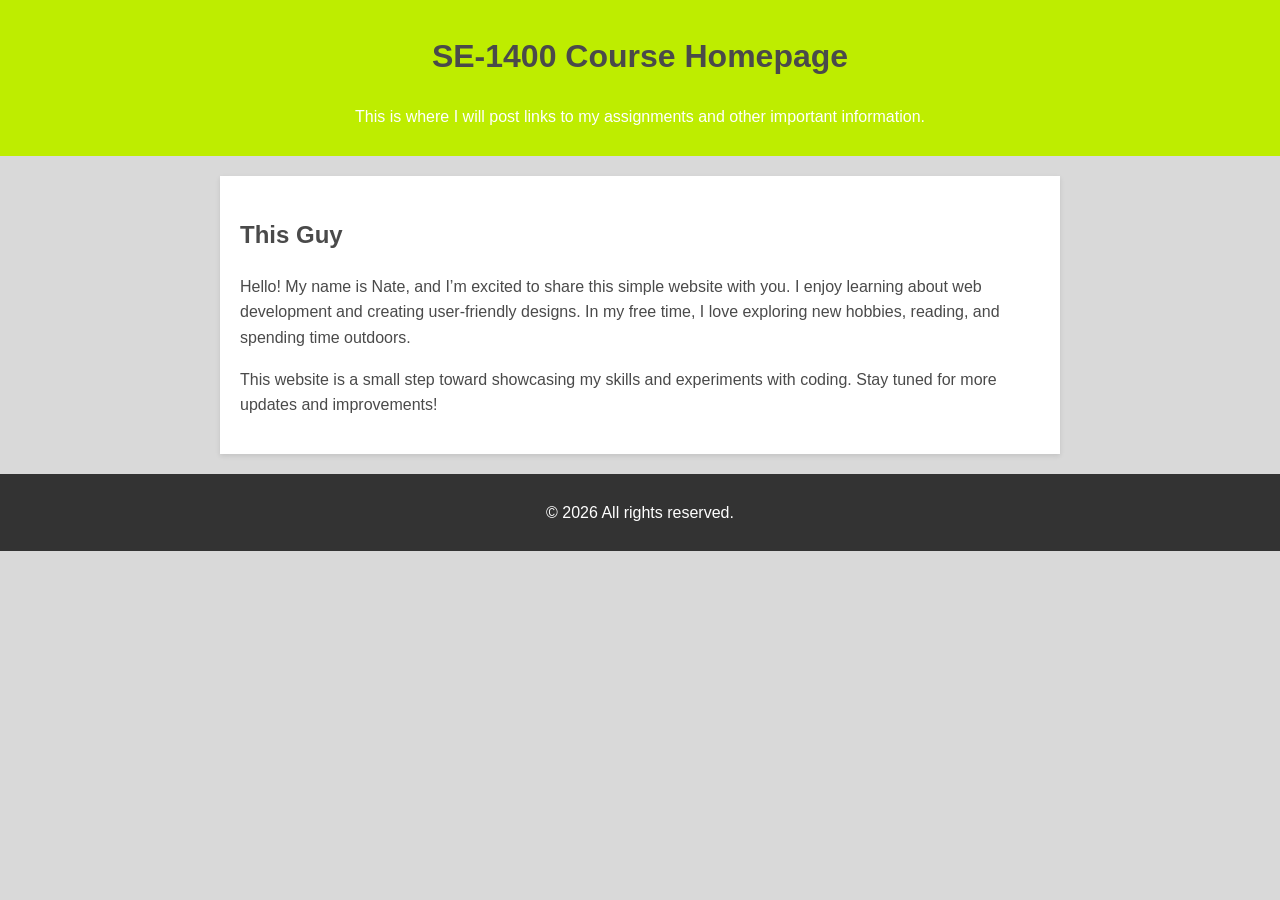
<file: index.html>
<!DOCTYPE html>
<html lang="en">
    
<head>
    <meta charset="UTF-8">
    <meta name="viewport" content="width=device-width, initial-scale=1.0">
    <meta name="robots" content="noindex, nofollow">
    <title>SE1400 Assignment Files</title>
    <style>
        body { font-family: Arial, sans-serif; line-height: 1.6; margin: 0; padding: 0; background-color: #D9D9D9; color: #4A4A4A; }
        header { background: #BEED00; color: white; padding: 10px 0; text-align: center; }
        section { max-width: 800px; margin: 20px auto; padding: 20px; background: white; box-shadow: 0 2px 5px rgba(0, 0, 0, 0.1); }
        h1, h2 { color: #4A4A4A; }
        ul { list-style: none; padding: 0; }
        ul li { margin: 5px 0; }
        ul li a { color: #BEED00; text-decoration: none; font-weight: bold; }
        ul li a:hover { text-decoration: underline; }
        footer { text-align: center; padding: 10px; margin-top: 20px; background: #333; color: white; }
    </style>
</head>

<body>
    <header>
        <h1>SE-1400 Course Homepage</h1>
        <p>This is where I will post links to my assignments and other important information.</p>
    </header>
    <section>
        <h2>This Guy</h2>
        <p>Hello! My name is Nate, and I’m excited to share this simple website with you. I enjoy learning about web development and creating user-friendly designs. In my free time, I love exploring new hobbies, reading, and spending time outdoors.</p>
        <p>This website is a small step toward showcasing my skills and experiments with coding. Stay tuned for more updates and improvements!</p>
    </section>
    <footer>
        <p>&copy; <span id="currentYear"></span> All rights reserved.</p>
    </footer>
    <script>
        document.getElementById('currentYear').textContent = new Date().getFullYear();
    </script>
</body>
</file>
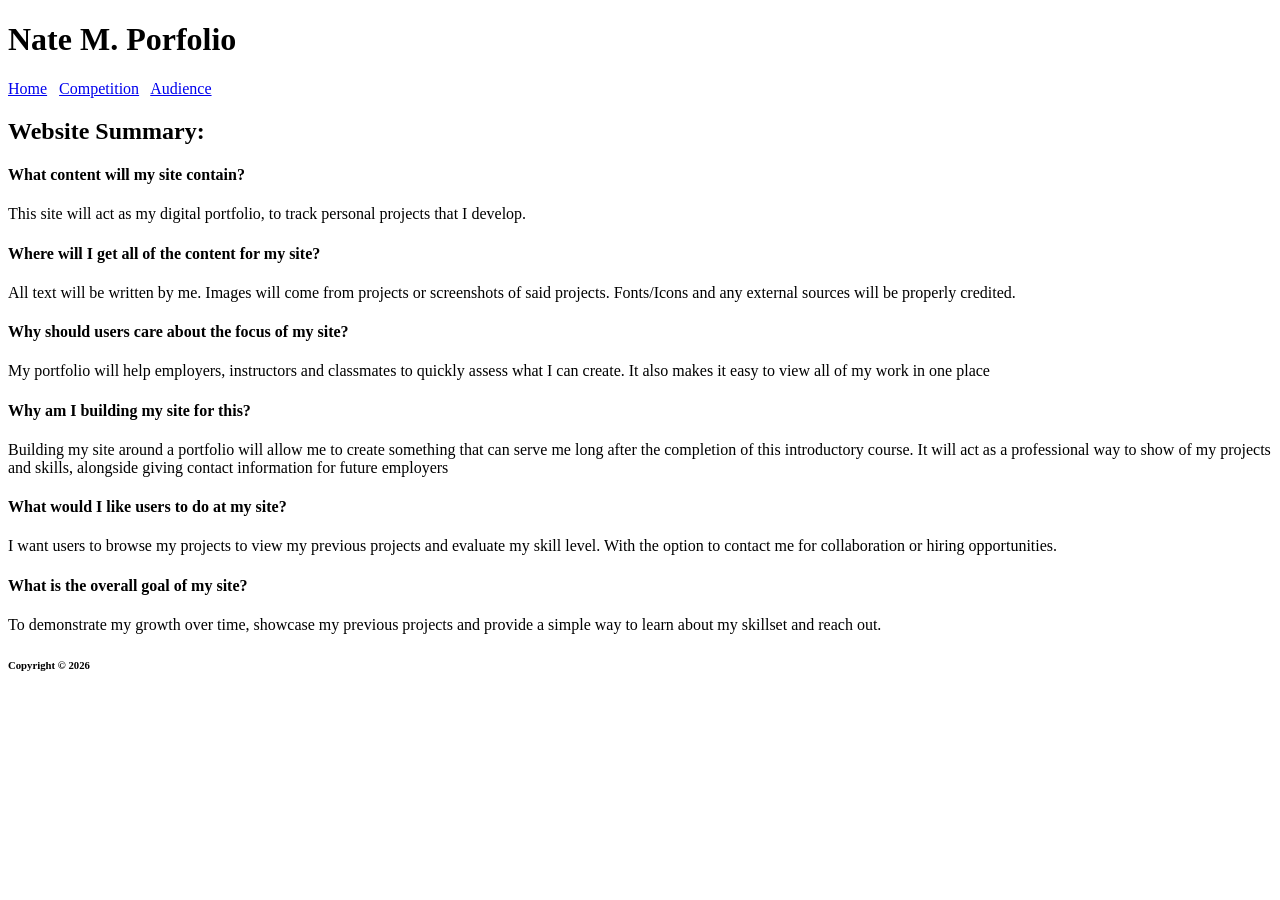
<file: milestone1/index.html>
<!DOCTYPE html>
<html lang="en">

<head>
    <meta charset = 'utf-8'>
    <meta name="robots" content="noindex, nofollow">
    <title>Nate M. Porfolio</title>
</head>

<body>
    <header>
        <h1>Nate M. Porfolio</h1>
    </header>


    <nav>
        <a href = 'index.html'>Home</a>&nbsp;&nbsp;
        <a href = 'competition.html'>Competition</a>&nbsp;&nbsp;
        <a href = 'audience.html'>Audience</a>&nbsp;&nbsp;
    </nav>

    <main>
        <h2>Website Summary:</h2>
        
        <h4>What content will my site contain?</h4>
        <p>This site will act as my digital portfolio, to track personal projects that I develop.</p>

        <h4>Where will I get all of the content for my site?</h4>
        <p>All text will be written by me. Images will come from projects or screenshots of said projects. Fonts/Icons and any external sources will be properly credited. </p>

        <h4>Why should users care about the focus of my site?</h4>
        <p>My portfolio will help employers, instructors and classmates to quickly assess what I can create. It also makes it easy to view all of my work in one place</p>

        <h4>Why am I building my site for this?</h4>
        <p>Building my site around a portfolio will allow me to create something that can serve me long after the completion of this introductory course. It will act as a professional way to show of my projects and skills, alongside giving contact information for future employers</p>

        <h4>What would I like users to do at my site?</h4>
        <p>I want users to browse my projects to view my previous projects and evaluate my skill level. With the option to contact me for collaboration or hiring opportunities. </p>

        <h4>What is the overall goal of my site?</h4>
        <p>To demonstrate my growth over time, showcase my previous projects and provide a simple way to learn about my skillset and reach out.</p>
    </main>

    <footer><h6>Copyright &copy; 2026</h6></footer>
</body>
</html>
</file>
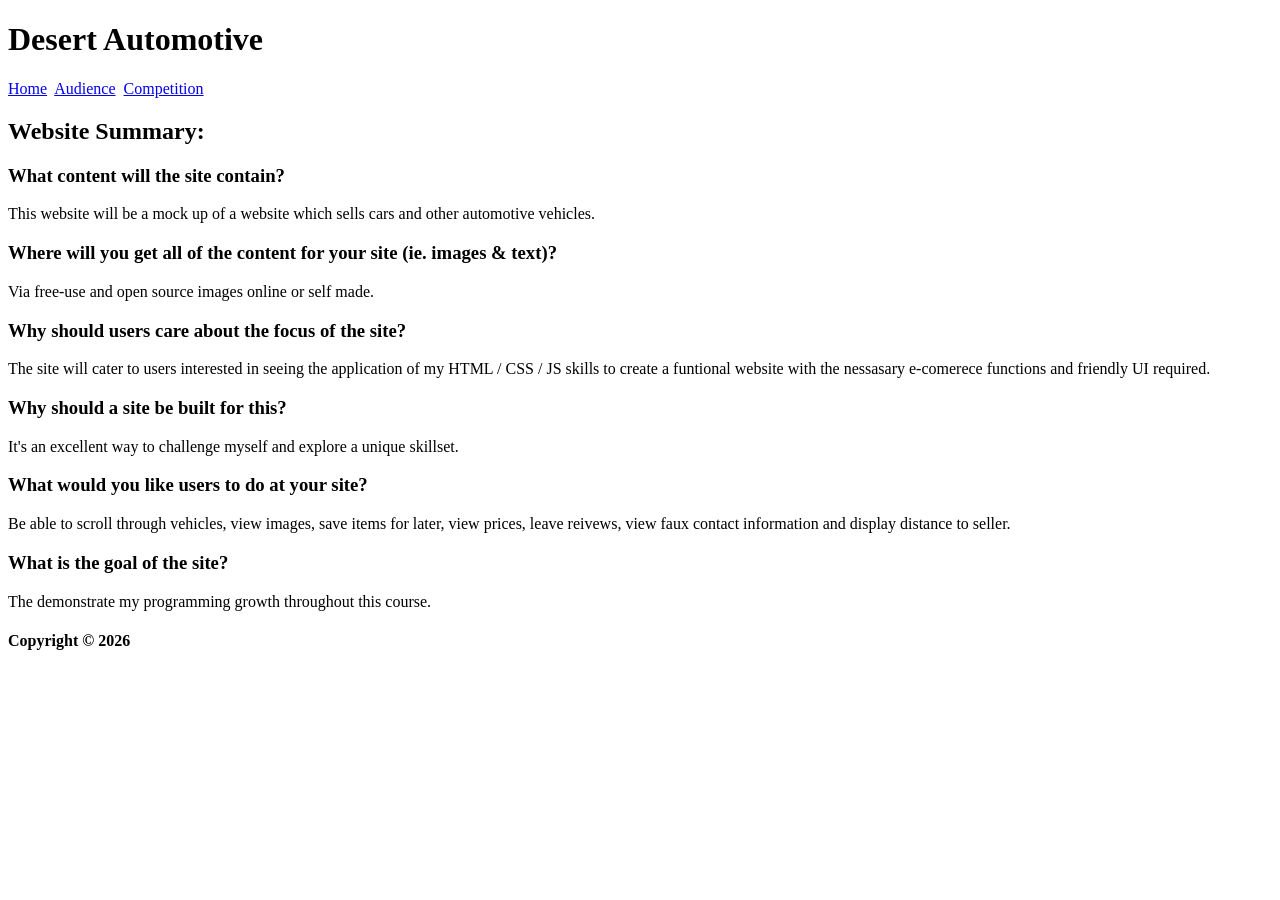
<file: milestone2/index.html>
<!DOCTYPE html>

<html lang="en">

    <head>
        <meta charset="UTF-8">
        <meta name="robots" content="noindex, nofollow">
        <title>Desert Automotive</title>
    </head>

    <body>
        <header><h1>Desert Automotive</h1></header>
        <nav>
            <a href="index.html">Home</a>&nbsp;
            <a href="audience.html">Audience</a>&nbsp;
            <a href="competition.html">Competition</a>&nbsp;
        </nav>

        <main>
            <h2>Website Summary:</h2>

            <h3>What content will the site contain?</h3>
            <p>This website will be a mock up of a website which sells cars and other automotive vehicles.</p>

            <h3>Where will you get all of the content for your site (ie. images & text)?</h3>
            <p>Via free-use and open source images online or self made.</p>

            <h3>Why should users care about the focus of the site?</h3>
            <p>The site will cater to users interested in seeing the application of my HTML / CSS / JS skills to create a funtional website with the nessasary e-comerece functions and friendly UI required.</p>

            <h3>Why should a site be built for this?</h3>
            <p>It's an excellent way to challenge myself and explore a unique skillset.</p>

            <h3>What would you like users to do at your site?</h3>
            <p>Be able to scroll through vehicles, view images, save items for later, view prices, leave reivews, view faux contact information and display distance to seller.</p>

            <h3>What is the goal of the site?</h3>
            <p>The demonstrate my programming growth throughout this course.</p>
        </main>

        <footer><h4>Copyright &copy; 2026</h4></footer>

    </body>

</html>
</file>
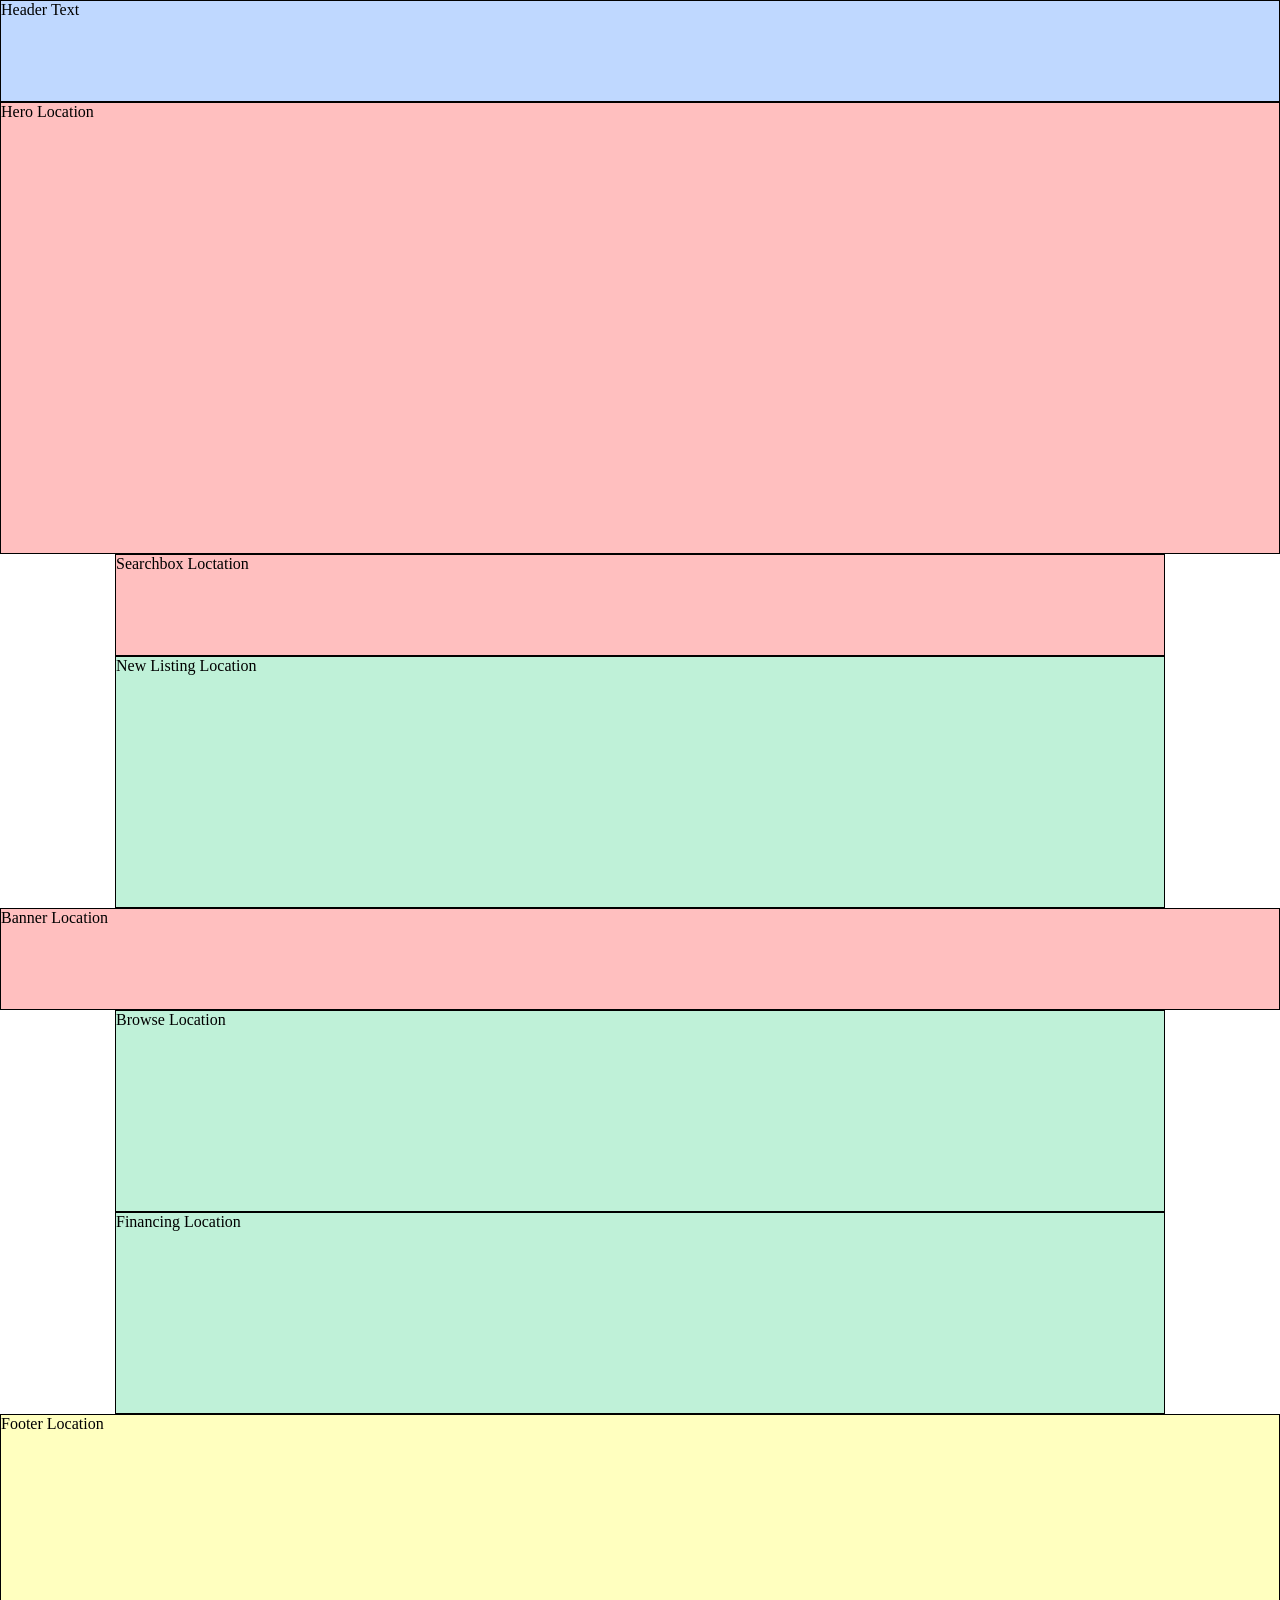
<file: milestone4/index.html>
<!DOCTYPE html>

<html lang="en">

    <head>
        <link rel='stylesheet' href='style.css'>
        <meta charset='UTF-8'>
        <meta name='viewport' content='width=device-width, intital-scale=1.0'>
        <title>Desert Automotive</title>
    </head>

    <body>
        <div class='griddy'>
            <header class='my_header'>
                Header Text
            </header>

            <section class='my_hero'>
                Hero Location
            </section>

            <section class='my_searchbox'>
                Searchbox Loctation
            </section>

            <section class='my_new_listings'>
                New Listing Location
            </section>
 
            <section class='my_banner'>
                Banner Location
            </section>

            <section class='my_browse'>
                Browse Location 
            </section>

            <section class='my_financing'>
                Financing Location
            </section>

            <footer class='my_footer'>
                Footer Location
            </footer>
        </div>
    </body>

</html>
</file>
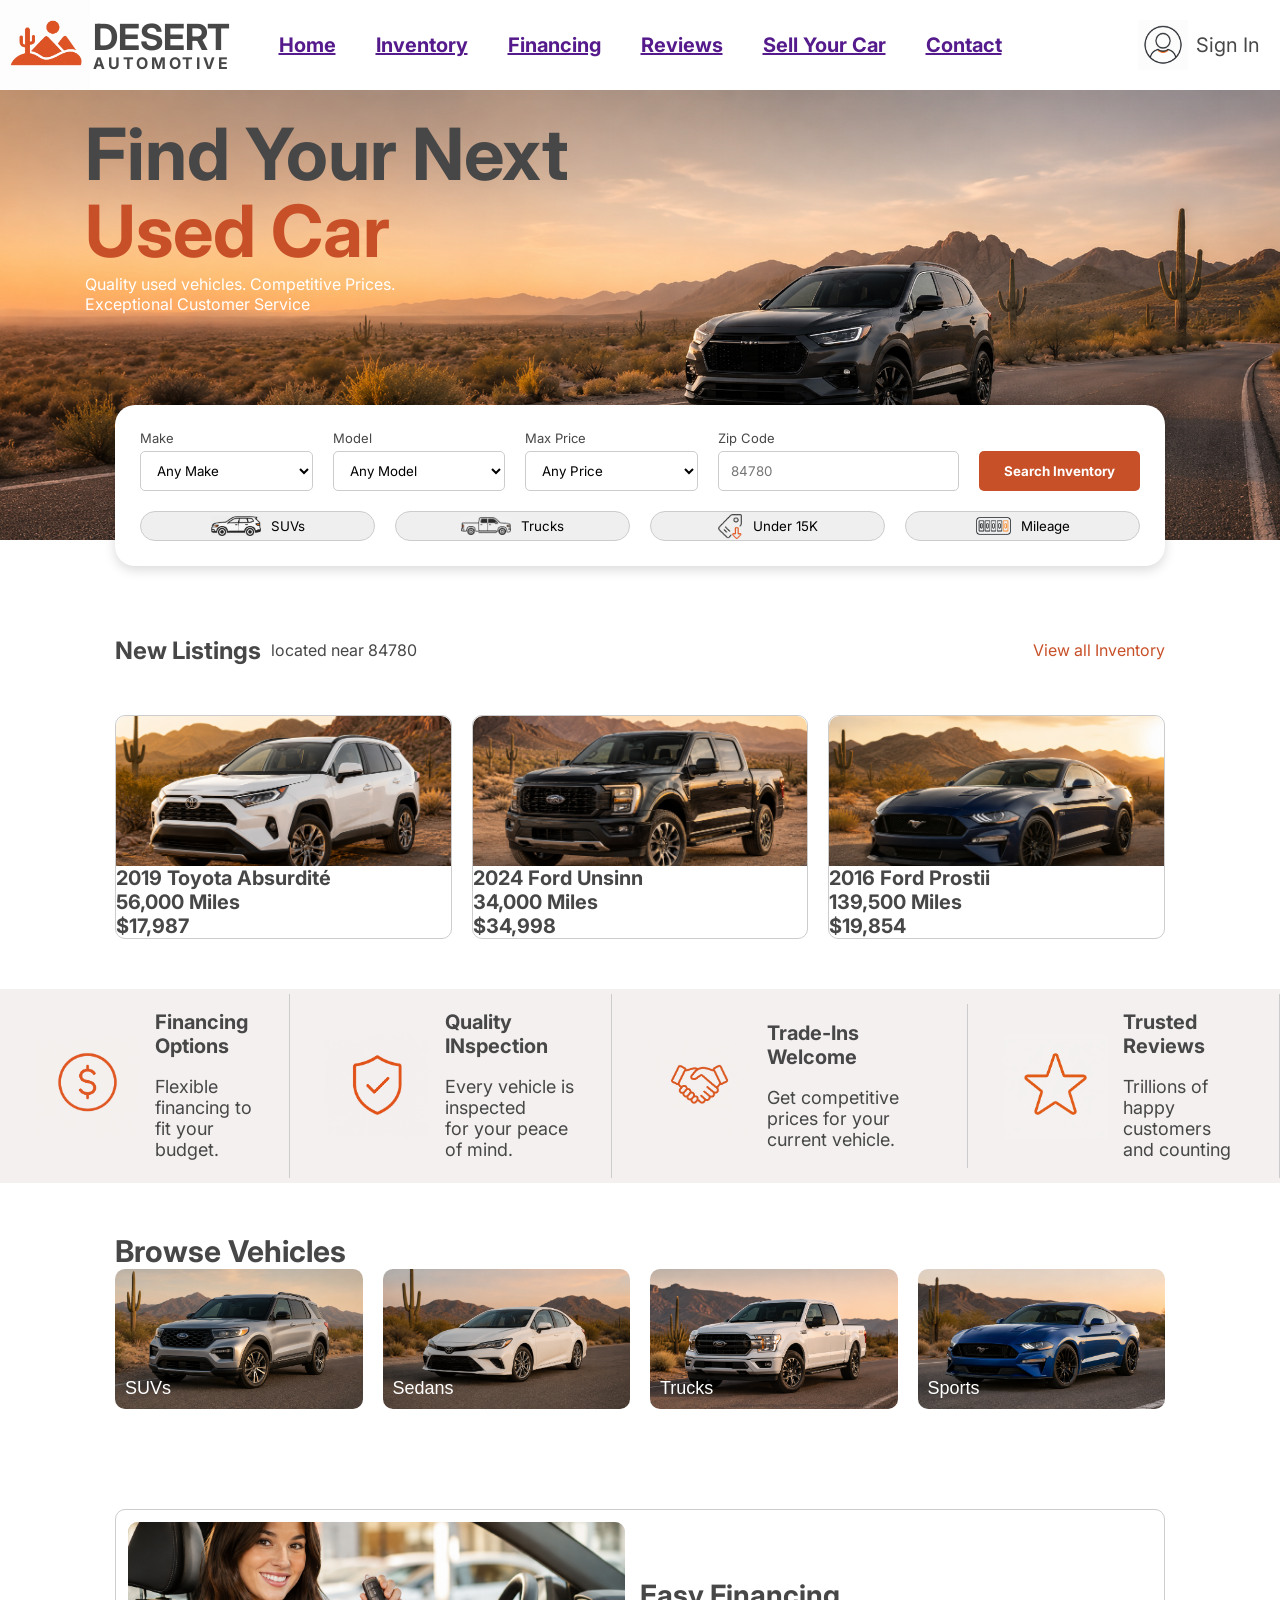
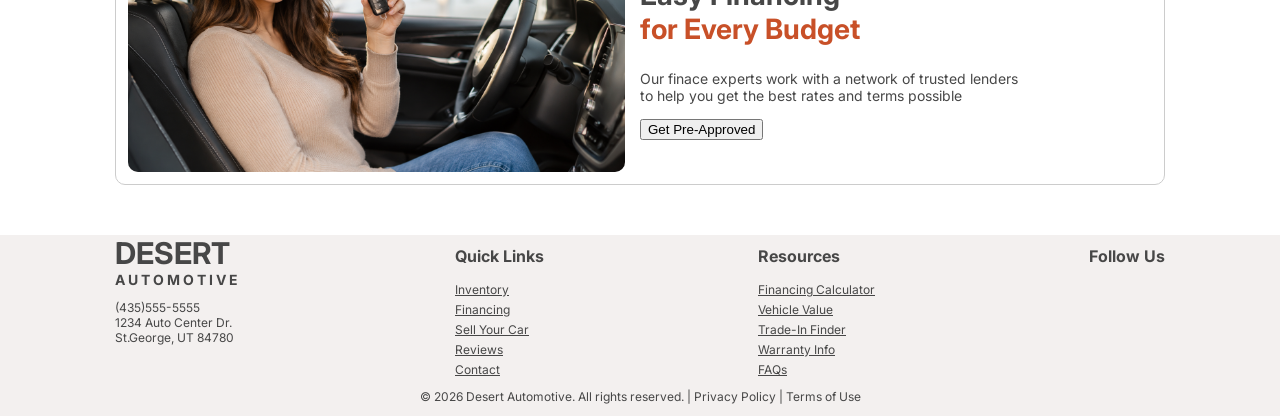
<file: milestone5/index.html>
<!DOCTYPE html>

<html lang="en">
    <head>
        <link href ="https://fonts.googleapis.com/css2?family=Inter:wght@400;700;800&display=swap" rel="stylesheet">
        <link rel="stylesheet" href="style.css">
        <meta charset="UTF-8">
        <meta name="viewport" content="width=device-width, intital-scale=1.0">
        <title>Desert Automotive</title>
    </head>
    
    <body>
        <div class="griddy">
            <header class="my_header">
                <div class="my_text_logo">
                    <a href="index.html" class="logo">
                        <img src="imagesGPT/logo.png" alt=""Desert Automotive">
                    </a>
                     
                    <h1>
                        <span class="logo_DESERT">DESERT</span>
                        <span class="logo_AUTOMOTIVE">AUTOMOTIVE</span>
                    </h1>
                </div>


                <nav>
                    <a href="">Home</a>
                    <a href="">Inventory</a>
                    <a href="">Financing</a>
                    <a href="">Reviews</a>
                    <a href="">Sell Your Car</a>
                    <a href="">Contact</a>
                </nav>

                <div href="" class="my_sign_in">
                    <img src="imagesGPT/signinICON.png"> Sign In
                </div>
            </header>

            <section class="my_hero">
                <div class="my_hero_text">
                    <span class="hero_TOP">Find Your Next</span>
                    <span class="hero_BOTTOM">Used Car</span>
                    <span class="hero_small_TOP">Quality used vehicles. Competitive Prices.</span>
                    <span class="hero_small_BOTTOM">Exceptional Customer Service</span>
                </div>
            </section>
            <section class="my_searchbox">
                <form class="search_form">
                    <div class="search_TOP">
                        <div class="search_field">
                            <label for="make">Make</label>
                                <select name="make" id="make" >
                                    <option>Any Make</option>
                                </select>
                        </div>

                        <div class="search_field">
                            <label for="model">Model</label>
                            <select name="model" id="model">
                                <option>Any Model</option>
                            </select>
                        </div>

                        <div class="search_field">
                            <label for="price">Max Price</label>
                            <select name="price" id="price">
                                <option>Any Price</option>
                            </select>
                        </div>

                        <div class="search_field">
                            <label for="zip">Zip Code</label>
                                <input type="text" name="zip" id="zip" placeholder="84780">
                            </select>
                        </div>

                        <button type="submit" class="search_button">Search Inventory</button>
                    </div>

                    <div class="search_BOTTOM">
                        <button type="button">
                            <img class="car_BUTTONS" src="imagesGPT/suvICON.png">SUVs</button>
                        <button type="button">
                            <img class="car_BUTTONS" src="imagesGPT/truckICON.png">Trucks</button>
                        <button type="button">
                            <img class="price_BUTTON" src="imagesGPT/priceICON.png">Under 15K</button>
                        <button type="button">
                            <img src="imagesGPT/mileageICON.png"> Mileage</button>
                    </div>
                </form>
            </section>

            <section class="my_new_listings">
                <div class="my_listing_heading">
                    <h1>New Listings</h1>
                    <p>located near 84780</p> <!-- I want to have this update with the input field for zip code-->
                    <a>View all Inventory</a>
                </div>
                <div class="my_listing_cards">
                    <div class="listing_SUV">
                        <img src="imagesGPT/suv2.png">
                        <div class="info_SUV"> 
                            <h1><!--change these inot span & add buttons -->
                                2019 Toyota Absurdité<br>
                                56,000 Miles<br>
                                $17,987
                            </h1>
                        </div>
                    </div>
                    
                    <div class="listing_TRUCK">
                        <img src="imagesGPT/truck.png">
                        <div class="info_TRUCK">
                            <h1>
                                2024 Ford Unsinn<br>
                                34,000 Miles<br>
                                $34,998
                            </h1>
                        </div>
                    </div>

                    <div class="listing_SPORTS">
                        <img src="imagesGPT/sports.png">
                        <div class="info_SPORTS">
                            <h1>
                                2016 Ford Prostii<br>
                                139,500 Miles<br>
                                $19,854
                            </h1>
                        </div>
                    </div>

                </div>
            </section>
 
            <section class="my_banner">
                <div class="banner_ICON">
                    <img src="imagesGPT/dollarsignICON.png">
                    <div>
                        <h1>Financing Options</h1>
                        <p>Flexible financing to<br>fit your budget.</p>
                    </div>
                </div>

                <div class="banner_ICON">
                    <img src="imagesGPT/guaranteeICON.png">
                    <div>
                        <h1>Quality INspection</h1>
                        <p>Every vehicle is inspected<br>for your peace of mind.</p>
                    </div>
                </div>

                <div class="banner_ICON">
                    <img src="imagesGPT/handshakeICON.png">
                    <div>
                        <h1>Trade-Ins Welcome</h1>
                        <p>Get competitive prices for your<br>current vehicle.</p>
                    </div>
                </div>

                <div class="banner_ICON">
                    <img src="imagesGPT/starICON.png">
                    <div>
                        <h1>Trusted Reviews</h1>
                        <p>Trillions of happy<br>customers and counting</p>
                    </div>
                </div>
            </section>

            <section class="my_browse">
                <h1>Browse Vehicles</h1>
                <div class="browse_BUTTONS">
                    <button type="button"> <!-- add effect on hover and arrows back-->
                        <img src="imagesGPT/suv3.png">
                        <span>SUVs</span>
                    </button>
                    <button type="button">
                        <img src="imagesGPT/sedan2.png">
                        <span>Sedans</span>
                    </button>

                    <button type="button">
                        <img src="imagesGPT/truck2.png">
                        <span>Trucks</span>
                    </button>

                    <button type="button">
                        <img src="imagesGPT/sports2.png">
                        <span>Sports</span>
                    </button>
                </div>
            </section>

            <section class="my_financing">
                <div class="financing_IMG">
                    <img src="imagesGPT/woman.png">
                </div>

                <div class="financing_TEXT">
                    <h1>
                        Easy Financing<br>
                        <span>for Every Budget</span>
                    </h1>
                    <p>Our finace experts work with a network of trusted lenders<br>to help you get the best rates and terms possible</p>
                    <button type="button">Get Pre-Approved</button>
                </div>
            </section>

            <footer class="my_footer">
                <div class="footer_TOP">
                    <div class="footer_CONTACT">
                         <h1>DESERT</h1>
                        <h2>AUTOMOTIVE</h2>
                    

                        <p>
                            (435)555-5555<br>
                            1234 Auto Center Dr.<br>
                            St.George, UT 84780
                        </p>
                    </div>
                    <div class="footer_LINKS">
                        <h1>Quick Links</h1>
                        <a href="">Inventory</a>
                        <a href="">Financing</a>
                        <a href="">Sell Your Car</a>
                        <a href="">Reviews</a>
                        <a href="">Contact</a>
                    </div>
                    <div class="footer_LINKS">
                        <h1>Resources</h1>
                        <a href="">Financing Calculator</a>
                        <a href="">Vehicle Value</a>
                        <a href="">Trade-In Finder</a>
                        <a href="">Warranty Info</a>
                        <a href="">FAQs</a>
                    </div>
                    <div class="footer_SOCIAL">
                        <h1>Follow Us</h1>
                    </div>
                    </div>

                <div class="footer_BOTTOM">
                    <p>© 2026 Desert Automotive. All rights reserved. | Privacy Policy | Terms of Use</p>
                </div>
            </footer>
        </div>
    </body>

</html>
</file>
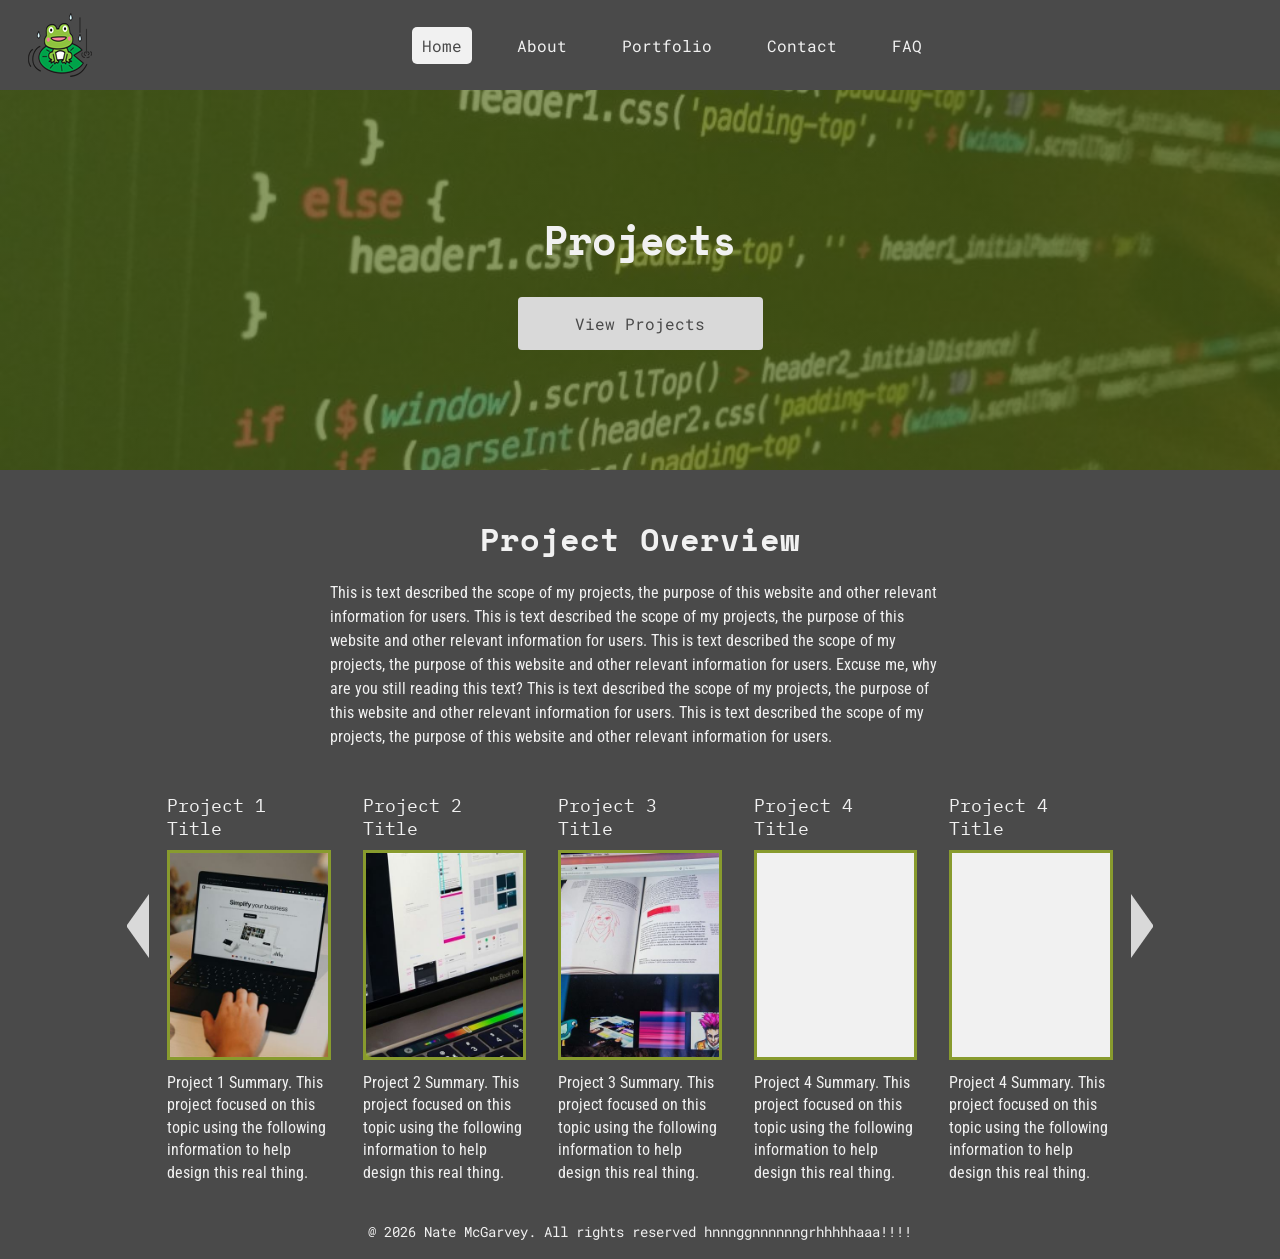
<file: milestone6/index.html>
<!DOCTYPE html>
<html lang="en">
    
<head>
    <meta charset="UTF-8">
    <meta name="viewport" content="width=device-width, initial-scale=1.0">
    <title>Milestone 5 Homepage</title>
    <link href="https://fonts.googleapis.com/css2?family=IBM+Plex+Mono:wght@400;600&family=Roboto:wght@400;700&family=Roboto+Condensed:wght@400;700&family=Roboto+Mono:wght@400;600&family=Space+Mono:wght@400;700&display=swap" rel="stylesheet">
    <link rel="stylesheet" href="style.css">
</head>

<body>
    <div class="page-grid">
        <header class="site-header">
            <button class="site-logo" id="frog_button">
                <img src="images/logo.png" alt="logo"> <!--image with a creative comons license I found on google, click it for a surprise!!-->
            </button>
            <nav class="site-nav">
                <a href="#">Home</a>
                <a href="#">About</a>
                <a href="#">Portfolio</a>
                <a href="#">Contact</a>
                <a href="#">FAQ</a>
            </nav>
        </header>

        <main class="site-main">
            <section class="hero-section">
                <div class="hero-content">
                    <h1>Projects</h1>
                    <button>View Projects</button>
                </div>
            </section>

            <section class="overview-section">
                <h1>Project Overview</h1>
                <p>
                    This is text described the scope of my projects, the purpose of this website and other
                    relevant information for users. This is text described the scope of my projects, the
                    purpose of this website and other relevant information for users. This is text described
                    the scope of my projects, the purpose of this website and other relevant information for
                    users. Excuse me, why are you still reading this text? This is text described the scope of my projects, 
                    the purpose of this website and other relevant information for users.
                    This is text described the scope of my projects, the purpose of this website and other relevant information for users.
                </p>
            </section>

            <section class="projects-section">
                <button class="arrow left-arrow" id="left_arrow"></button>

                <div class="cards-section">
                    <a class="project-card" href="#">
                        <h2>Project 1 Title</h2>
                        <div class="project-image-box">
                            <img src="images/project1img.jpg" alt="Project 1 screenshot">
                        </div>
                        <p>Project 1 Summary. This project focused on this topic using the following information to help design this real thing.</p>
                    </a>

                    <a class="project-card" href="#">
                        <h2>Project 2 Title</h2>
                        <div class="project-image-box">
                            <img src="images/project2img.jpg" alt="Project 2 screenshot">
                        </div>
                        <p>Project 2 Summary. This project focused on this topic using the following information to help design this real thing.</p>
                    </a>

                    <a class="project-card" href="#">
                        <h2>Project 3 Title</h2>
                        <div class="project-image-box">
                            <img src="images/project3img.jpg" alt="Project 3 screenshot">
                        </div>
                        <p>Project 3 Summary. This project focused on this topic using the following information to help design this real thing.</p>
                    </a>

                    <a class="project-card" href="#">
                        <h2>Project 4 Title</h2>
                        <div class="project-image-box empty-box"></div>
                        <p>Project 4 Summary. This project focused on this topic using the following information to help design this real thing.</p>
                    </a>

                    <a class="project-card" href="#">
                        <h2>Project 4 Title</h2>
                        <div class="project-image-box empty-box"></div>
                        <p>Project 4 Summary. This project focused on this topic using the following information to help design this real thing.</p>
                    </a>
                </div>

                <button class="arrow right-arrow" id="right_arrow"></button>
            </section>
        </main>

        <footer class="site-footer">
            <p>@ 2026 Nate McGarvey. All rights reserved hnnnggnnnnnngrhhhhhaaa!!!!</p>
        </footer>
    </div>
    
    <audio id="frog_sound" src="audio/Frog-sound-ribbit.mp3"></audio>
    <script src="script.js"></script>
</body>
</html>
</file>
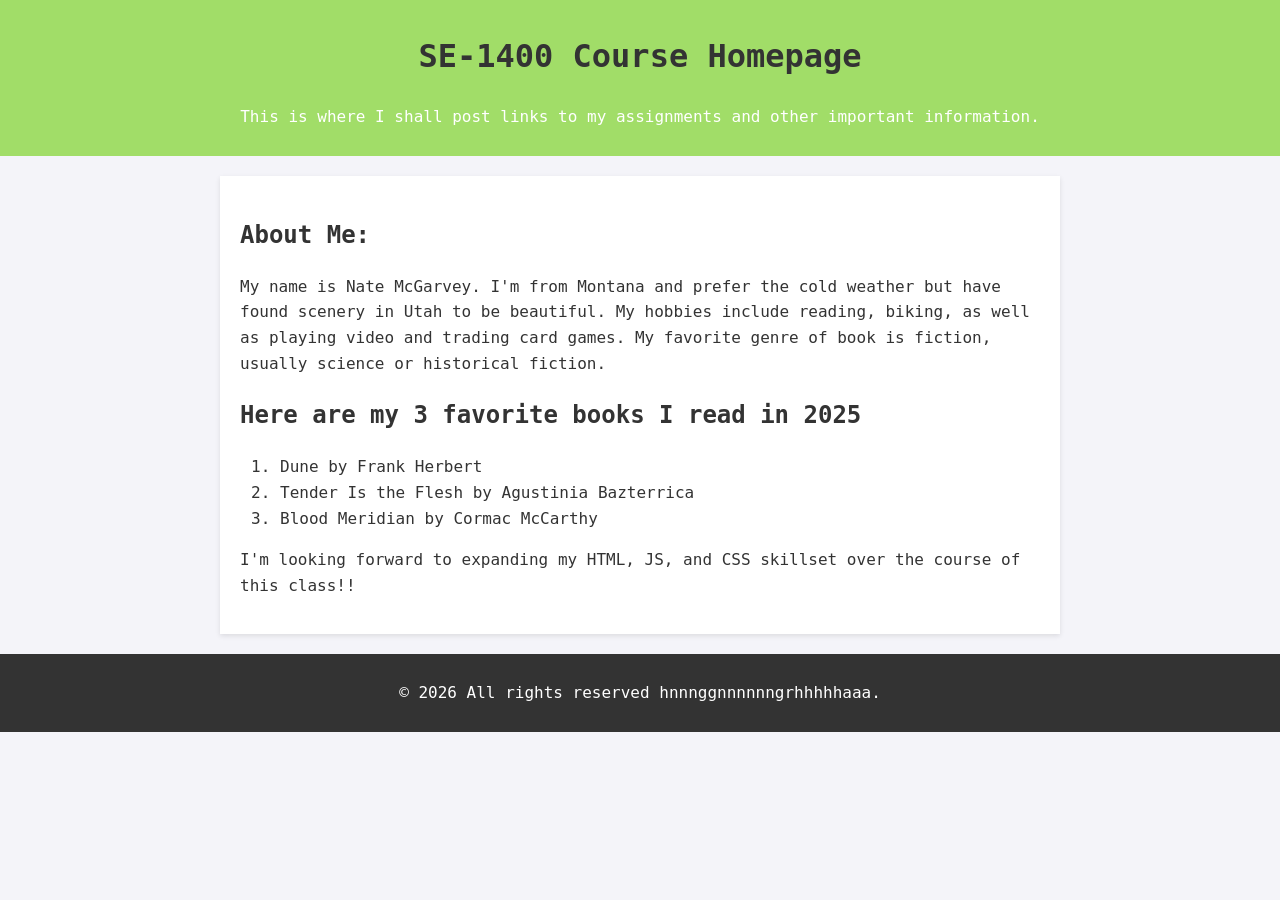
<file: outdated/index.html>
<!DOCTYPE html>
<html lang="en">
<head>
    <meta charset="UTF-8">
    <meta name="viewport" content="width=device-width, initial-scale=1.0">
    <meta name="robots" content="noindex, nofollow">
    <title>SE1400 Assignment Files</title>
    <style>
        body { font-family: "Lucida Console", Monaco, monospace; line-height: 1.6; margin: 0; padding: 0; background-color: #f4f4f9; color: #333; }
        header { background: #a1dd68; color: white; padding: 10px 0; text-align: center; }
        section { max-width: 800px; margin: 20px auto; padding: 20px; background: white; box-shadow: 0 2px 5px rgba(0, 0, 0, 0.1); }
        h1, h2 { color: #333; }
        ul { list-style: none; padding: 0; }
        ul li { margin: 5px 0; }
        ul li a { color: #a1dd68; text-decoration: none; font-weight: bold; }
        ul li a:hover { text-decoration: underline; }
        footer { text-align: center; padding: 10px; margin-top: 20px; background: #333; color: white; }
    </style>
</head>
<body>
    <header>
        <h1>SE-1400 Course Homepage</h1>
        <p>This is where I shall post links to my assignments and other important information.</p>
    </header>
    <section>
        <h2>About Me:</h2>
        <p>My name is Nate McGarvey. I'm from Montana and prefer the cold weather but have found scenery in Utah to be beautiful. My hobbies include reading, biking, as well as playing video and trading card games. My favorite genre of book is fiction, usually science or historical fiction. </p>
        <h2>Here are my 3 favorite books I read in 2025</h2>
        <ol>
            <li>Dune by Frank Herbert</li>
            <li>Tender Is the Flesh by Agustinia Bazterrica</li>
            <li>Blood Meridian by Cormac McCarthy</li>
        </ol>
        <p>I'm looking forward to expanding my HTML, JS, and CSS skillset over the course of this class!!</p>
    </section>
    <footer>
        <p>&copy; <span id="currentYear"></span> All rights reserved hnnnggnnnnnngrhhhhhaaa.</p>
    </footer>
    <script>
        document.getElementById('currentYear').textContent = new Date().getFullYear();
    </script>
</body>
</html>
</file>
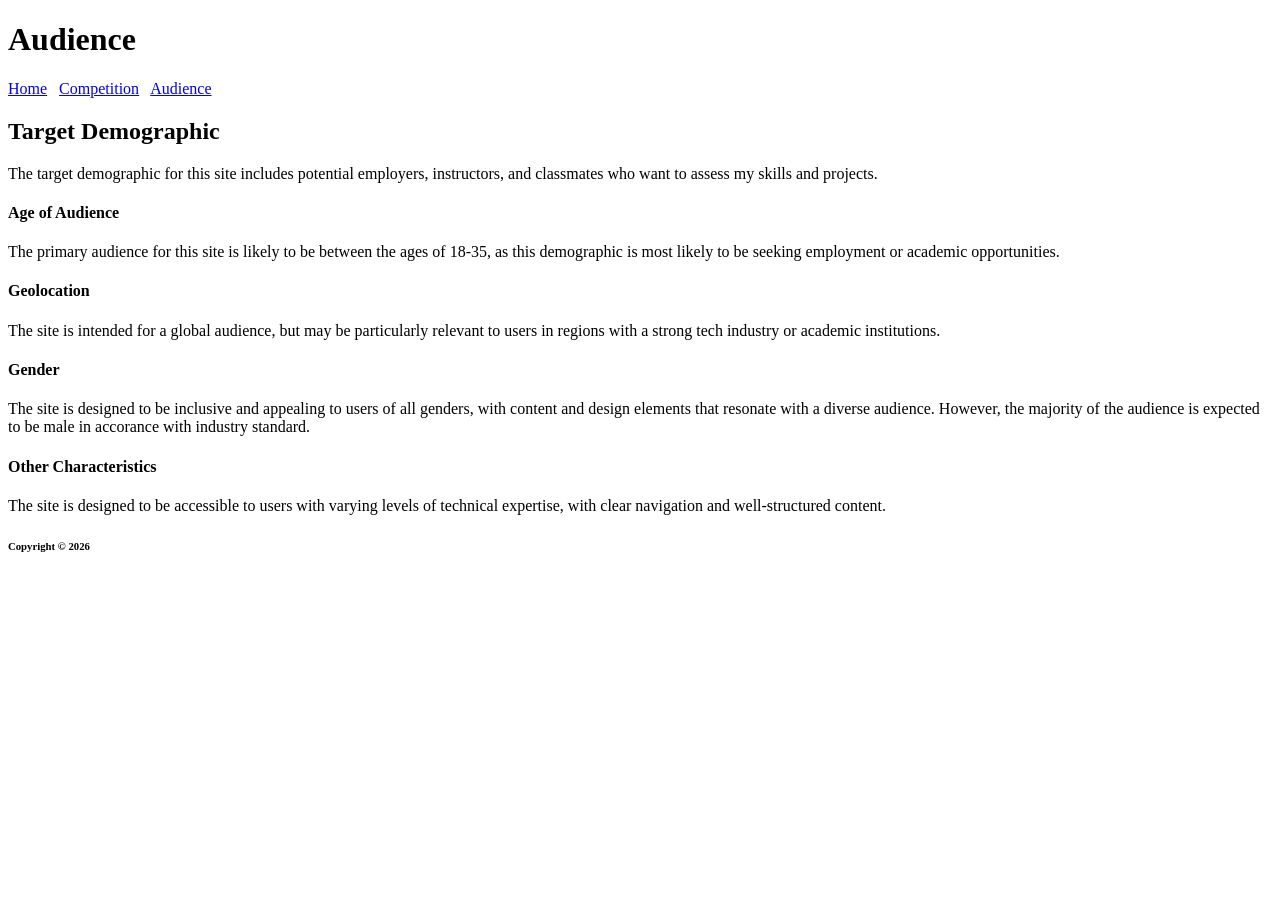
<file: milestone1/audience.html>
<!DOCTYPE html>
<html lang="en">

<head>
    <meta charset = 'utf-8'>
    <meta name="robots" content="noindex, nofollow">
    <title>Audience</title>
</head>

<body>
    <header>
        <h1>Audience</h1>
    </header>


    <nav>
        <a href = 'index.html'>Home</a>&nbsp;&nbsp;
        <a href = 'competition.html'>Competition</a>&nbsp;&nbsp;
        <a href = 'audience.html'>Audience</a>
    </nav>

    <main>
        <h2>Target Demographic</h2>
        <p>The target demographic for this site includes potential employers, instructors, and classmates who want to assess my skills and projects.</p>

        <h4>Age of Audience</h4>
        <p>The primary audience for this site is likely to be between the ages of 18-35, as this demographic is most likely to be seeking employment or academic opportunities.</p> 

        <h4>Geolocation</h4>
        <p>The site is intended for a global audience, but may be particularly relevant to users in regions with a strong tech industry or academic institutions.</p>

        <h4>Gender </h4>
        <p>The site is designed to be inclusive and appealing to users of all genders, with content and design elements that resonate with a diverse audience. However, the majority of the audience is expected to be male in accorance with industry standard.</p>

        <h4>Other Characteristics</h4>
        <p>The site is designed to be accessible to users with varying levels of technical expertise, with clear navigation and well-structured content.</p>

    </main>

    <footer><h6>Copyright &copy; 2026</h6></footer>
</body>
</html>
</file>
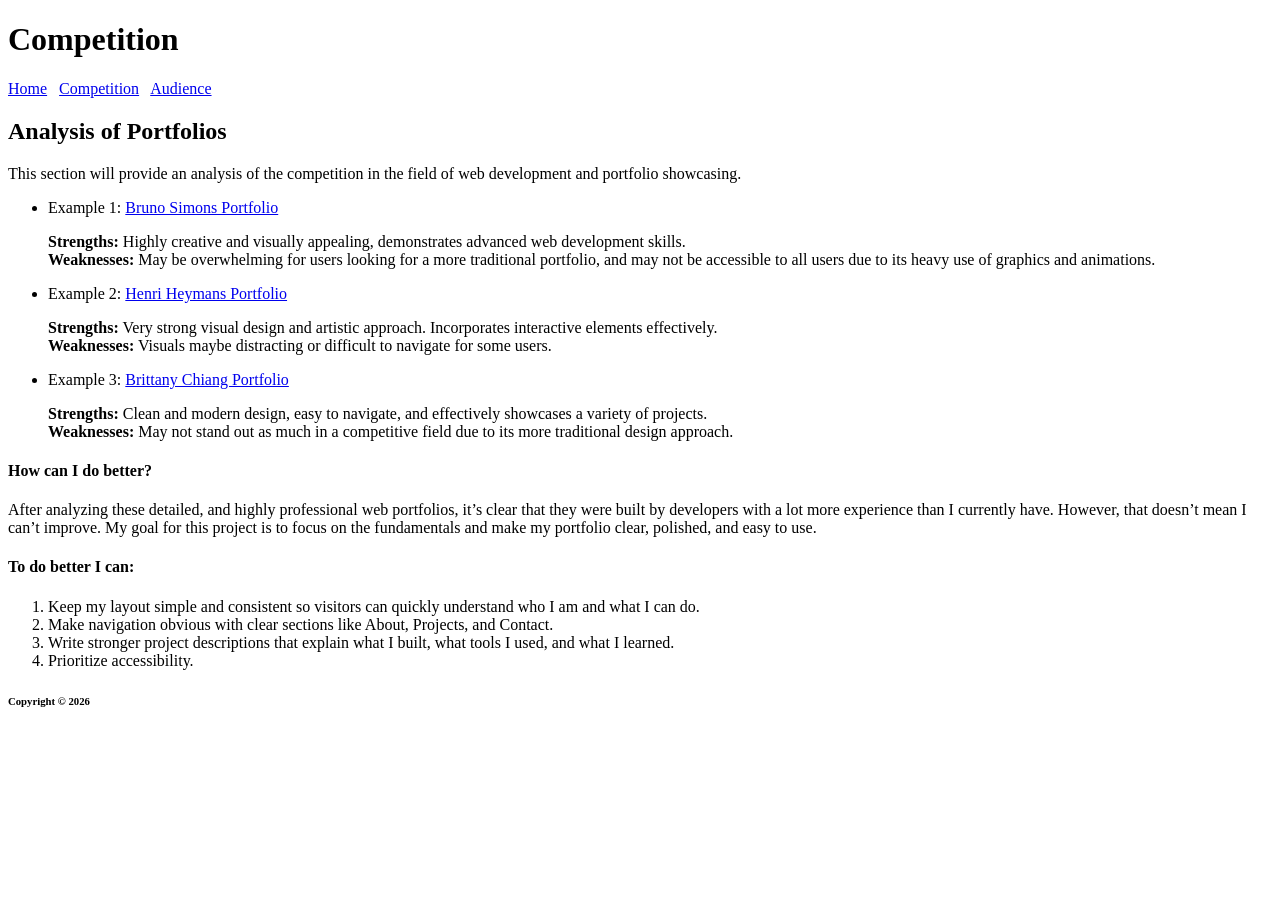
<file: milestone1/competition.html>
<!DOCTYPE html>
<html lang="en">

<head>
    <meta charset = 'utf-8'>
    <meta name="robots" content="noindex, nofollow">
    <title>Competition</title>
</head>

<body>
    <header>
        <h1>Competition</h1>
    </header>


    <nav>
        <a href = 'index.html'>Home</a>&nbsp;&nbsp;
        <a href = 'competition.html'>Competition</a>&nbsp;&nbsp;
        <a href = 'audience.html'>Audience</a>&nbsp;&nbsp;
    </nav>

    <main>
        <h2>Analysis of Portfolios</h2>
        <p>This section will provide an analysis of the competition in the field of web development and portfolio showcasing.</p>

        <ul>
            <li>
                Example 1: <a href="https://bruno-simon.com/" target="_blank">Bruno Simons Portfolio</a>
                <p>
                    <strong>Strengths:</strong> Highly creative and visually appealing, demonstrates advanced web development skills.<br>
                    <strong>Weaknesses:</strong> May be overwhelming for users looking for a more traditional portfolio, and may not be accessible to all users due to its heavy use of graphics and animations.
                </p>
            </li>

            <li>
                Example 2: <a href="https://henriheymans.com/" target="_blank">Henri Heymans Portfolio</a>
                <p>
                    <strong>Strengths:</strong> Very strong visual design and artistic approach. Incorporates interactive elements effectively.<br>
                    <strong>Weaknesses:</strong> Visuals maybe distracting or difficult to navigate for some users. 
                </p>
            </li>

            <li>
                Example 3: <a href="https://brittanychiang.com/ " target="_blank">Brittany Chiang Portfolio</a>
                <p>
                    <strong>Strengths:</strong> Clean and modern design, easy to navigate, and effectively showcases a variety of projects.<br>
                    <strong>Weaknesses:</strong> May not stand out as much in a competitive field due to its more traditional design approach.
                </p>
            </li>
        </ul>

        <h4>How can I do better?</h4>
        <p>After analyzing these detailed, and highly professional web portfolios, it’s clear that they were built by developers with a lot more experience than I currently have. However, that doesn’t mean I can’t improve. My goal for this project is to focus on the fundamentals and make my portfolio clear, polished, and easy to use. </p>
        <h4>To do better I can:</h4>
        <ol>
            <li>Keep my layout simple and consistent so visitors can quickly understand who I am and what I can do.</li>
            <li>Make navigation obvious with clear sections like About, Projects, and Contact.</li>
            <li>Write stronger project descriptions that explain what I built, what tools I used, and what I learned.</li>
            <li>Prioritize accessibility.</li>
        </ol>
    </main>

    <footer><h6>Copyright &copy; 2026</h6></footer>
</body>
</html>
</file>
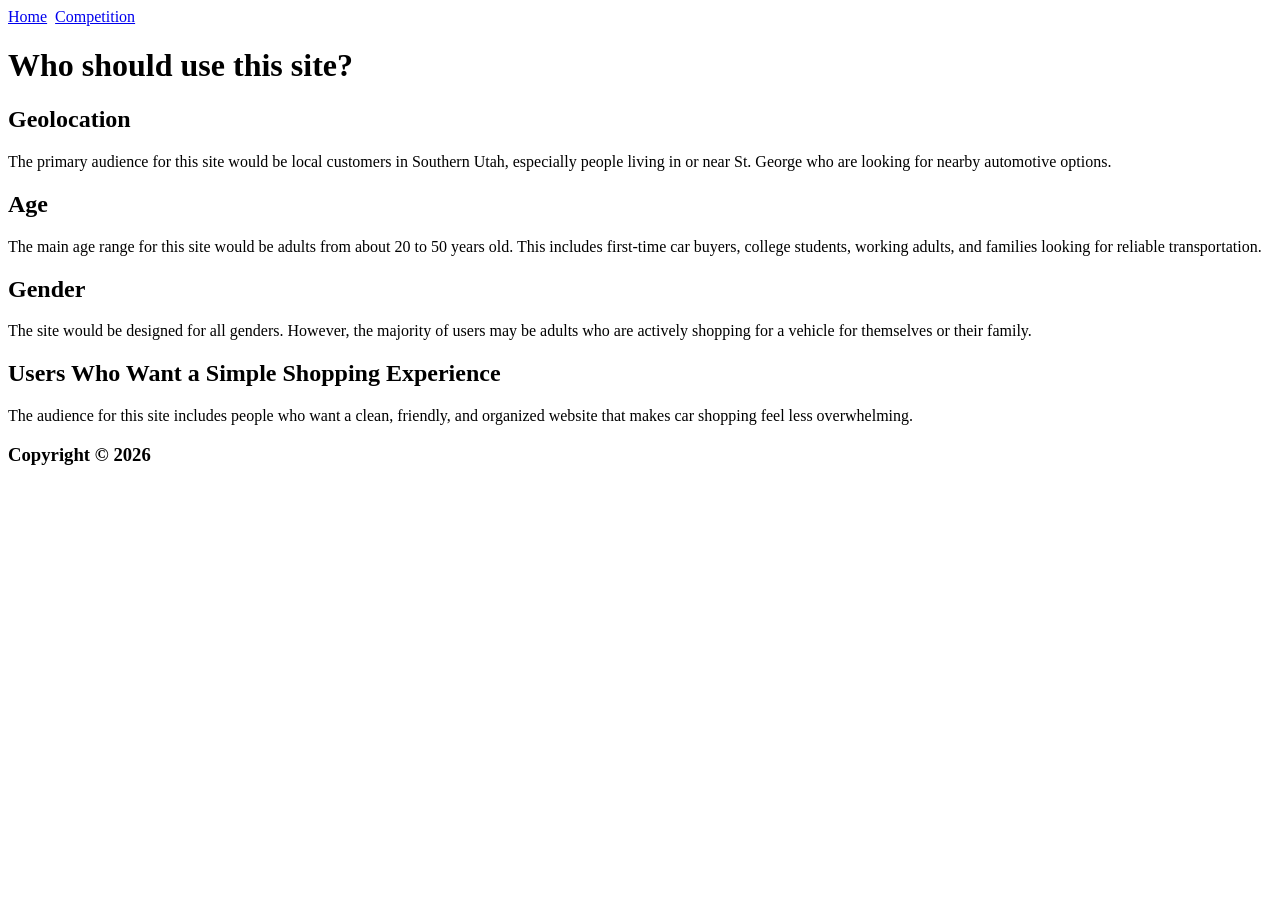
<file: milestone2/audience.html>
<!DOCTYPE html>

<html lang="en">

    <head>
        <meta charset="UTF-8">
        <meta name="robots" content="noindex, nofollow">
        <title>Audience</title>
    </head>

    

    <body>
        <nav>
            <a href="index.html">Home</a>&nbsp;
            <a href="competition.html">Competition</a>
        </nav>

        <main>
            <h1>Who should use this site?</h1>

            <h2>Geolocation</h2>
            <p>The primary audience for this site would be local customers in Southern Utah, especially people living in or near St. George who are looking for nearby automotive options.</p>

            <h2>Age</h2>
            <p>The main age range for this site would be adults from about 20 to 50 years old. This includes first-time car buyers, college students, working adults, and families looking for reliable transportation.</p>

            <h2>Gender</h2>
            <p>The site would be designed for all genders. However, the majority of users may be adults who are actively shopping for a vehicle for themselves or their family.</p>

            <h2>Users Who Want a Simple Shopping Experience</h2>
            <p>The audience for this site includes people who want a clean, friendly, and organized website that makes car shopping feel less overwhelming.</p>
        </main>

        <footer><h3>Copyright &copy; 2026</h3></footer>

    </body>

</html>
</file>
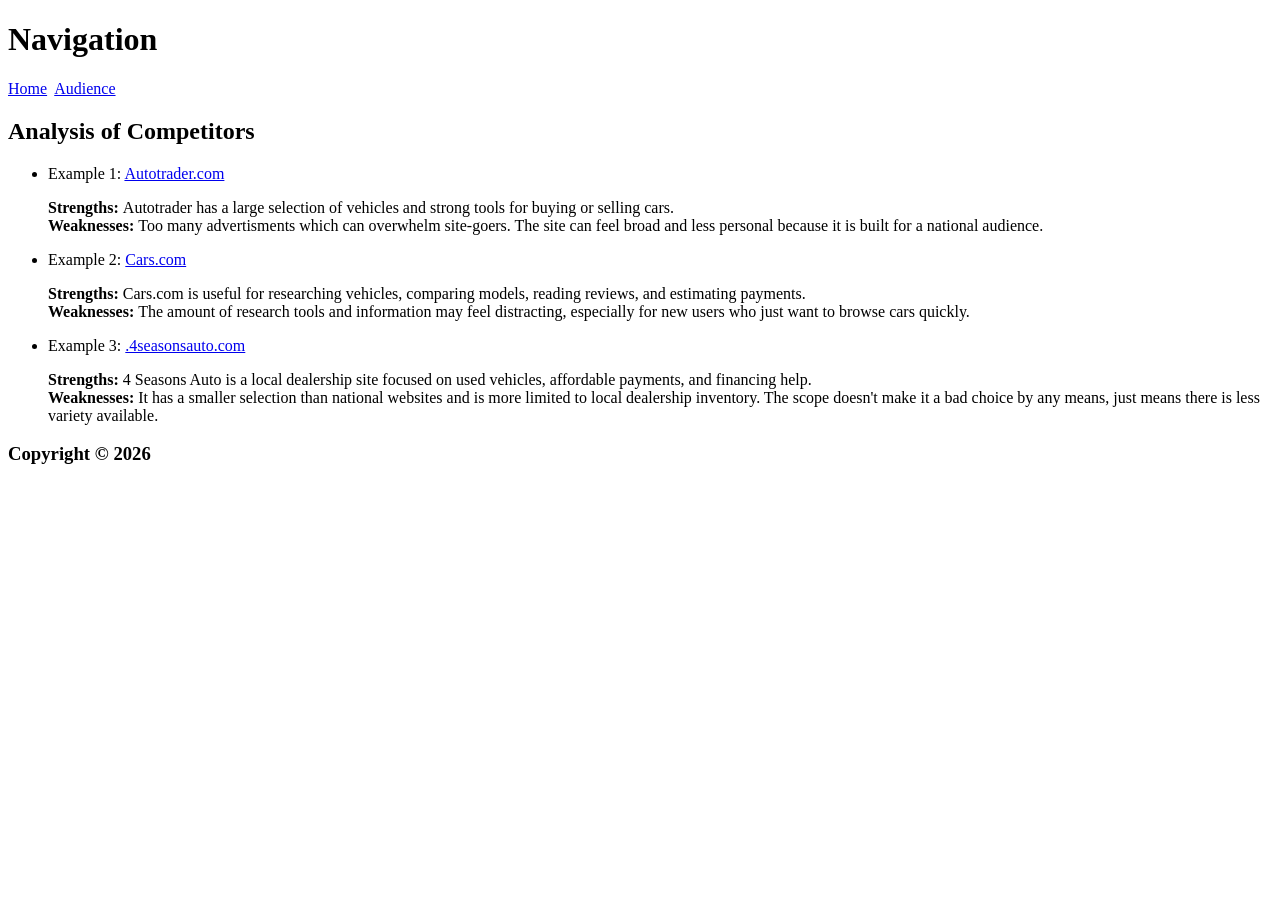
<file: milestone2/competition.html>
<!DOCTYPE html>

<html lang="en">

    <head>
        <meta charset="UTF-8">
        <meta name="robots" content="noindex, nofollow">
        <title>Competition</title>
    </head>

    <body>
        <header><h1>Navigation</h1></header>

        <nav>
            <a href="index.html">Home</a>&nbsp;
            <a href="audience.html">Audience</a>
        </nav>

        <h2></h2>

        <main>
            <h2>Analysis of Competitors</h2>

            <ul>
                <li>
                    Example 1: <a href="https://www.autotrader.com/">Autotrader.com</a>
                    <p>
                        <strong>Strengths: </strong>Autotrader has a large selection of vehicles and strong tools for buying or selling cars.<br>
                        <strong>Weaknesses: </strong>Too many advertisments which can overwhelm site-goers. The site can feel broad and less personal because it is built for a national audience.
                    </p>
                </li>

                <li>
                    Example 2: <a href="https://www.cars.com/">Cars.com</a>
                    <p>
                        <strong>Strengths: </strong>Cars.com is useful for researching vehicles, comparing models, reading reviews, and estimating payments.<br>
                        <strong>Weaknesses: </strong>The amount of research tools and information may feel distracting, especially for new users who just want to browse cars quickly.
                    </p>
                </li>

                <li>
                    Example 3: <a href="https://www.4seasonsauto.com/">.4seasonsauto.com</a>
                    <p>
                        <strong>Strengths:</strong> 4 Seasons Auto is a local dealership site focused on used vehicles, affordable payments, and financing help.<br>
                        <strong>Weaknesses:</strong> It has a smaller selection than national websites and is more limited to local dealership inventory. The scope doesn't make it a bad choice by any means, just means there is less variety available.
                    </p>
                </li>
            </ul>
        <main>

        <footer><h3>Copyright &copy; 2026</h3></footer>

    </body>

</html>
</file>
<file: milestone4/style.css>
.griddy {
    display: grid;
    grid-template-columns: minmax(0px, 1fr) repeat(6, minmax(0, 175px)) minmax(0px, 1fr);
}

.griddy > * {
    border: 1px solid black;
}

.my_header {
    grid-column: 1/-1;
    min-height: 100px;
    background: rgba(0, 100, 255 ,0.25);
}
.my_hero {
    grid-column: 1/-1;
    min-height: 450px;
    background: rgba(255, 0, 0 ,0.25);
}

.my_searchbox {
    grid-column: 2/8;
    min-height: 100px;
    background: rgba(255, 0, 0 ,0.25);
}

.my_new_listings {
    grid-column: 2/8;
    min-height: 250px;
    background: rgba(0, 200, 100 ,0.25);
}

.my_banner {
    grid-column: 1/-1;
    min-height: 100px;
    background: rgba(255, 0, 0 ,0.25);
}

.my_browse {
    grid-column: 2/8;
    min-height: 200px;
    background: rgba(0, 200, 100 ,0.25);
}

.my_financing {
    grid-column: 2/8;
    min-height: 200px;
    background: rgba(0, 200, 100 ,0.25);
}

.my_footer {
    grid-column: 1/-1;
    min-height: 250px;
    background: rgba(255, 255, 0 ,0.25);
}

body {
    margin:0;
}
</file>
<file: milestone5/style.css>
:root {
    --my-grey: #474747;
    --my-orange: #C85028;
    --my-light-grey: #CCCCCC;
    --my-banner-grey: #f3f0ef
}

html {
    scroll-behavior: smooth;
}

body {
    margin:0;
    font-family: 'Inter', sans-serif;
    color: var(--my-grey);
}

.griddy {
    display: grid;
    grid-template-columns: minmax(0px, 1fr) repeat(6, minmax(0, 175px)) minmax(0px, 1fr);
}

/*.griddy > * {
    border: 1px solid black;
}*/

.my_header {
    font-size: 20px;
    display: grid;
    align-items: center;
    grid-template-columns: 1fr auto 1fr;
    grid-column: 1 / -1;
    min-height: 90px;

    /*background: rgba(0, 100, 255 ,0.25);*/
}

/*.my_header h1 {

    font-size: 32px;
    display: flex;
}*/

.my_header nav {
    font-weight: 700;
    display: flex;
    justify-self: center;
    gap: 40px;
}

.my_text_logo {
    display: flex;
    align-items: center;
    gap: 3px;
    justify-self: start;
}

.my_text_logo h1 {
    margin: 0;
    line-height: 1;
}

.logo_DESERT {
    display: block;
    font-size: 36px;
    font-weight: 700;
}

.logo_AUTOMOTIVE {
    display: block;
    font-size: 16px;
    font-weight: 700;
    letter-spacing: 2.9px;
}

.my_sign_in {
    justify-self: end;
    display: flex;
    gap: 8px;
    align-items: center;
    margin-right: 20px;
}

.my_hero {
    grid-column: 1/-1;
    min-height: 450px;
    background-image: url(imagesGPT/heroimg.png);
    background-size: cover;
    background-position: center;
    /*background: rgba(255, 0, 0 ,0.25);*/ 
}

.my_hero_text span {
    display: block;
    margin-left: 85px;
}

.hero_TOP {
    margin-top: 20px;
    font-size: 72px;
    font-weight: 700;
}

.hero_BOTTOM {
    font-size: 72px;
    color: var(--my-orange);
    margin-top: -10px;
    font-weight: 700;
}

.hero_small_TOP, .hero_small_BOTTOM {
    color: #FFFFFF;
    font-size: 16px;

}

.my_searchbox {
    grid-column: 2/8;
    background: #FFFFFF;
    padding: 25px;
    border-radius: 20px;
    box-shadow: 0 4px 12px rgba(0, 0, 0 ,0.15);
    margin-top: -135px;
    /*background: rgba(255, 0, 0 ,0.25);*/
}

.search_field {
    display: flex;
    flex-direction: column;
    gap: 5px;
    flex: 1;
}

.search_field label {
    font-size: 13px;
    font-weight: 700px;
}
.search_field select, .search_field input {
    height: 40px;
    padding: 0 12px;
    border: 1px solid var(--my-light-grey);
    border-radius: 5px;
    background: #FFFFFF;
    box-sizing: border-box;
    font-family: 'Inter';
}

.search_button {
    height: 40px;
    padding: 0 25px;
    border: none;
    border-radius: 5px;
    background: var(--my-orange);
    color: #FFFFFF;
    font-weight: 700;
    font-family: 'Inter';
}

.search_TOP {
    display: flex;
    align-items: flex-end;
    gap: 20px;
}

.search_BOTTOM {
    display: flex;
    gap:20px;
    margin-top: 20px;
    
}

.search_BOTTOM button {
    flex: 1;
    height: 30px;
    border: 1px solid var(--my-light-grey);
    border-radius: 25px;
    font-family: 'Inter';
}

.search_BOTTOM button {
    gap:10px;
    display: flex;
    align-items: center;
    justify-content: center;
}

.search_BOTTOM button img {
    object-fit: contain;
    width:35px;
    height: 35px;
    
}

.search_BOTTOM .price_BUTTON {
    width: 25px;
    height: 25px;
}

.search_BOTTOM .car_BUTTONS {
    width: 50px;
    height: 50px;
}

.search_form {
    width:100%
}


.my_new_listings {
    grid-column: 2/8;
    min-height: 250px;
    padding: 50px 0;
    /*background: rgba(0, 200, 100 ,0.25);*/
}

.my_listing_heading {
    display: flex;
    margin-bottom: 30px;
    align-items: center;
}

.my_listing_heading p {
    margin-left: 10px;
}

.my_listing_heading a {
    color:var(--my-orange);
    margin-left: auto;
}

.my_listing_cards {
    gap: 20px;
    display:flex;
}

.listing_SUV, .listing_TRUCK, .listing_SPORTS, .listing_SEDAN {
    flex: 1;
    border-radius: 10px;
    overflow: hidden;
    border: 1px solid var(--my-light-grey);
}

.listing_SUV h1, .listing_TRUCK h1, .listing_SPORTS h1, .listing_SEDAN h1 {
    font-size: 20px;
    margin: 0;
    line-height: 1.2;
}

.my_listing_cards img {
    border-radius: 10px 10px 0 0;
    width: 100%;
    height: 150px;
    display: block;
    object-fit: cover;
}

.my_banner {
    grid-column: 1/-1;
    background: var(--my-banner-grey);
    display: flex;
    align-items: center;
    padding: 5px 0;
    justify-content: center;
    /*background: rgba(255, 0, 0 ,0.25);*/
}

.my_banner h1 {
    font-size: 20px;
    font-weight: 700;
}

.my_banner p {
    font-size: 18px;
}

.banner_ICON {
    display: flex;
    gap:15px;
    padding: 0 35px;
    border-right: 1px solid var(--my-light-grey);
    align-items: center;
}

.banner_ICON img {
    width: 105px;
    height: 105px;
    object-fit: contain;
}

.my_browse {
    padding: 50px 0;
    grid-column: 2/8;
    /*background: rgba(0, 200, 100 ,0.25);*/
}

.my_browse h1 {
    font-size: 30px;
    margin: 0;
}

.browse_BUTTONS {
    display: flex;
    gap: 20px;
}

.browse_BUTTONS button {
    flex: 1;
    border-radius: 10px;
    border: none;
    overflow: hidden;
    height: 140px;
    padding: 0;
    position: relative;
}

.browse_BUTTONS span {
    position: absolute;
    bottom: 10px;
    left: 10px;
    color: #FFFFFF;
    font-size: 18px;
    font-weight: 500;
}

.browse_BUTTONS img {
    width: 100%;
    height: 100%;
    object-fit: cover;
}

.my_financing {
    align-items: center;
    grid-column: 2/8;
    border: 1px solid var(--my-light-grey);
    border-radius: 10px;
    padding: 12px;
    margin: 50px 0;
    display: flex;
    /*background: rgba(0, 200, 100 ,0.25);*/
}

.financing_IMG {
    flex: 1;
    height: 250px;
    align-items: center;
    justify-content: center;
    background: var(--my-light-grey);
    border-radius: 10px;
    display: flex;
}
.financing_IMG img {
    border-radius: 10px;
    object-fit: cover;
    width: 100%;
    height: 100%;
}

.financing_TEXT {
    flex: 1;
    padding: 15px;
}

.financing_TEXT h1 {
    font-size: 28px;
}

.financing_TEXT h1 span {
    color: var(--my-orange);
}

.financing_TEXT p {
    font-size: 14px;
}

.my_footer {
    grid-column: 1/-1;
    background: var(--my-banner-grey);
    /*background: rgba(255, 255, 0 ,0.25);*/
}

.footer_TOP {
    width: 1050px;
    display: flex;
    justify-content: space-between;
    margin: auto;
}

.footer_LINKS {
    display: flex;
    flex-direction: column;
    gap: 5px;

}

.footer_LINKS a {
    color: var(--my-grey);
    font-size: 12px;
}

.footer_CONTACT h1 {
    margin: 0;
    font-size: 30px;
}

.footer_CONTACT h2 {
    margin:0;
    font-size: 14px;
    letter-spacing: 3px;
}

.footer_CONTACT p {
    font-size:12px;
}

.footer_LINKS h1, .footer_SOCIAL h1 {
    font-size: 16px;
}

.footer_BOTTOM {
    text-align: center;
    font-size: 12px;
}

.logo img {
    display: block;
    width: 90px;
    height: auto;
}

.my_sign_in img{
    display: block;
    width: 50px;
    height: auto;
}
</file>
<file: milestone6/style.css>
* {
    box-sizing: border-box;
}

body {
    margin: 0;
    background: #4A4A4A;
    color: #F1F1F1;
    font-family: "Roboto Condensed", Arial, sans-serif;
}

img {
    max-width: 100%;
    height: auto;
    display: block;
}

h1 {
    font-family: "Space Mono", monospace;
}

h2 {
    font-family: "IBM Plex Mono", monospace;
}

h3 {
    font-family: "Roboto Mono", monospace;
}

h4 {
    font-family: "Roboto", Arial, sans-serif;
}

.site-nav a,
.hero-content,
.hero-content button,
.site-footer {
    font-family: "Roboto Mono", monospace;
}

.page-grid,
.site-main {
    display: grid;
    grid-template-columns: minmax(0px, 1fr) repeat(6, minmax(0, 175px)) minmax(0px, 1fr);
}

.page-grid {
    min-height: 100vh;
}

.site-header {
    grid-column: 1 / -1;
    position: sticky;
    top: 0;
    min-height: 90px;
    background: #4A4A4A;
    display: flex;
    align-items: center;
    justify-content: space-between;
    padding: 0 28px;
}

.site-logo {
    flex: 0 0 auto;
    display: flex;
    align-items: center;
    padding: 0;
    border: 0;
    background: none;
    cursor: pointer;
}

.site-logo img {
    width: 64px;
    height: auto;
}

.site-nav {
    display: flex;
    gap: 35px;
    flex-wrap: wrap;
    justify-content: center;
    flex: 1 1 auto;
    min-width: 0;
}

.site-nav a {
    color: #F1F1F1;
    text-decoration: none;
    padding: 8px 10px;
    font-size: 16px;
}

.site-nav a:first-child {
    background: #F1F1F1;
    color: #4A4A4A;
    border-radius: 5px;
}

.site-main {
    grid-column: 1 / -1;
}

.hero-section {
    grid-column: 1 / -1;
    min-height: 380px;
    background:
        linear-gradient(rgba(84, 108, 24, 0.68), rgba(84, 108, 24, 0.68)),
        url("images/heroimg.jpg");
    background-size: cover;
    background-position: center; 
    display: flex;
    align-items: center;
    justify-content: center;
}

.hero-content {
    color: #4A4A4A;
    text-align: center;
}

.hero-content h1 {
    margin: 0 0 28px;
    color: #F1F1F1;
    font-size: 40px;
}

.hero-content button {
    min-width: 245px;
    padding: 16px 24px;
    border: 0;
    border-radius: 4px;
    background: #D9D9D9;
    color: #4A4A4A;
    font-size: 16px;
}

.overview-section {
    grid-column: 2 / 8;
    min-height: 220px;
    background: #4A4A4A;
    padding: 45px 20px 25px;
    text-align: center;
}

.overview-section h1 {
    margin: 0 0 18px;
    font-size: 32px;
}

.overview-section p {
    max-width: 620px;
    margin: 0 auto;
    font-size: 16px;
    line-height: 1.5;
    text-align: left;
}

.projects-section {
    grid-column: 2 / 8;
    min-height: 430px;
    background: #4A4A4A;
    display: grid;
    grid-template-columns: 34px minmax(0, 1fr) 34px;
    gap: 18px;
    padding: 20px 0;
}

.cards-section {
    grid-column: 2;
    display: grid;
    grid-auto-flow: column;
    grid-auto-columns: 1fr;
    gap: 32px;
    overflow-x: auto;
}

.project-card {
    min-height: 330px;
    color: #F1F1F1;
    text-decoration: none;
    min-width: 0;
    overflow-wrap: break-word;
}

.project-card:hover {
    box-shadow: 0 14px 24px rgba(0, 0, 0, 0.28);
}

.project-card h2 {
    margin: 0 0 10px;
    font-size: 18px;
    font-weight: normal;
}

.project-image-box {
    width: 100%;
    min-height: 210px;
    aspect-ratio: 4 / 3;
    background: #F1F1F1;
    border: 3px solid #889b2e; /*I cannot get the transparency to work right AT ALL, the color is way off my figma design so I'm using this color which I just color picked from the figma picture lol*/
    overflow: hidden;
    display: flex;
    align-items: center;
    justify-content: center;
}

.project-image-box img {
    width: 100%;
    height: 100%;
    object-fit: cover;
}

.empty-box {
    background: #F1F1F1;
}

.project-card p {
    margin: 12px 0 0;
    font-size: 16px;
    line-height: 1.4;
}

.arrow {
    width: 0;
    height: 0;
    margin-top: 100px;
    border: 0;
    background: transparent;
    cursor: pointer;
}

.left-arrow {
    grid-column: 1;
    justify-self: end;
    border-top: 31px solid transparent;
    border-bottom: 31px solid transparent;
    border-right: 22px solid #D9D9D9;
}

.right-arrow {
    grid-column: 3;
    justify-self: start;
    border-top: 31px solid transparent;
    border-bottom: 31px solid transparent;
    border-left: 22px solid #D9D9D9;
}

.arrow:hover {
    opacity: 0.85;
}

.site-footer {
    grid-column: 1 / -1;
    min-height: 55px;
    background: #4A4A4A;
    color: #F1F1F1;
    display: flex;
    align-items: center;
    justify-content: center;
    padding: 0 20px;
    font-size: 14px;
}

.site-footer p {
    margin: 0;
    text-align: center;
}

@media (max-width: 992px) {
    .page-grid,
    .site-main {
        grid-template-columns: minmax(0px, 1fr) minmax(0, 768px) minmax(0px, 1fr);
    }

    .site-header {
        gap: 20px;
        padding: 0 24px;
    }

    .site-nav {
        gap: 16px;
    }

    .overview-section,
    .projects-section {
        grid-column: 2;
    }

    .projects-section {
        grid-template-columns: 34px minmax(0, 1fr) 34px;
        gap: 18px;
    }

    .cards-section {
        display: flex;
        flex-wrap: wrap;
        gap: 28px;
        overflow-x: visible;
    }

    .project-card {
        flex: 1 1 200px;
    }
}

@media (max-width: 768px) {
    .page-grid,
    .site-main {
        grid-template-columns: 100%;
    }

    .site-header {
        grid-column: 1 / -1;
        min-height: auto;
        padding: 12px 16px;
        gap: 14px;
        flex-wrap: wrap;
        justify-content: center;
    }

    .site-logo img {
        width: 42px;
        height: auto;
    }

    .site-nav {
        width: 100%;
        gap: 10px 14px;
        justify-content: center;
    }

    .site-nav a {
        font-size: 15px;
        padding: 7px 8px;
    }

    .site-main,
    .hero-section,
    .overview-section,
    .projects-section,
    .site-footer {
        grid-column: 1 / -1;
    }

    .hero-section {
        min-height: 320px;
        padding: 0 18px;
    }

    .hero-content {
        width: 100%;
    }

    .hero-content h1 {
        font-size: 34px;
    }

    .hero-content button {
        min-width: 0;
        width: min(245px, 100%);
    }

    .overview-section {
        padding: 36px 18px 24px;
    }

    .overview-section h1 {
        font-size: 26px;
    }

    .projects-section {
        display: block;
        min-height: 0;
        padding: 28px 18px 56px;
    }

    .cards-section {
        display: flex;
        flex-direction: column;
        flex-wrap: nowrap;
        gap: 32px;
        overflow-x: visible;
    }

    .project-card {
        display: block;
        width: 100%;
        min-height: 0;
        padding-bottom: 32px;
        border-bottom: 1px solid rgba(241, 241, 241, 0.22);
    }

    .project-card:last-child {
        padding-bottom: 0;
        border-bottom: 0;
    }

    .project-card h2 {
        margin-bottom: 12px;
        font-size: 20px;
    }

    .project-card p {
        margin-top: 14px;
        line-height: 1.5;
    }

    .project-image-box {
        min-height: 0;
        border-width: 2px;
    }

    .arrow {
        display: none;
    }

    .site-footer {
        min-height: auto;
        padding: 22px 18px;
        border-top: 1px solid rgba(241, 241, 241, 0.22);
        line-height: 1.4;
    }
}
</file>
